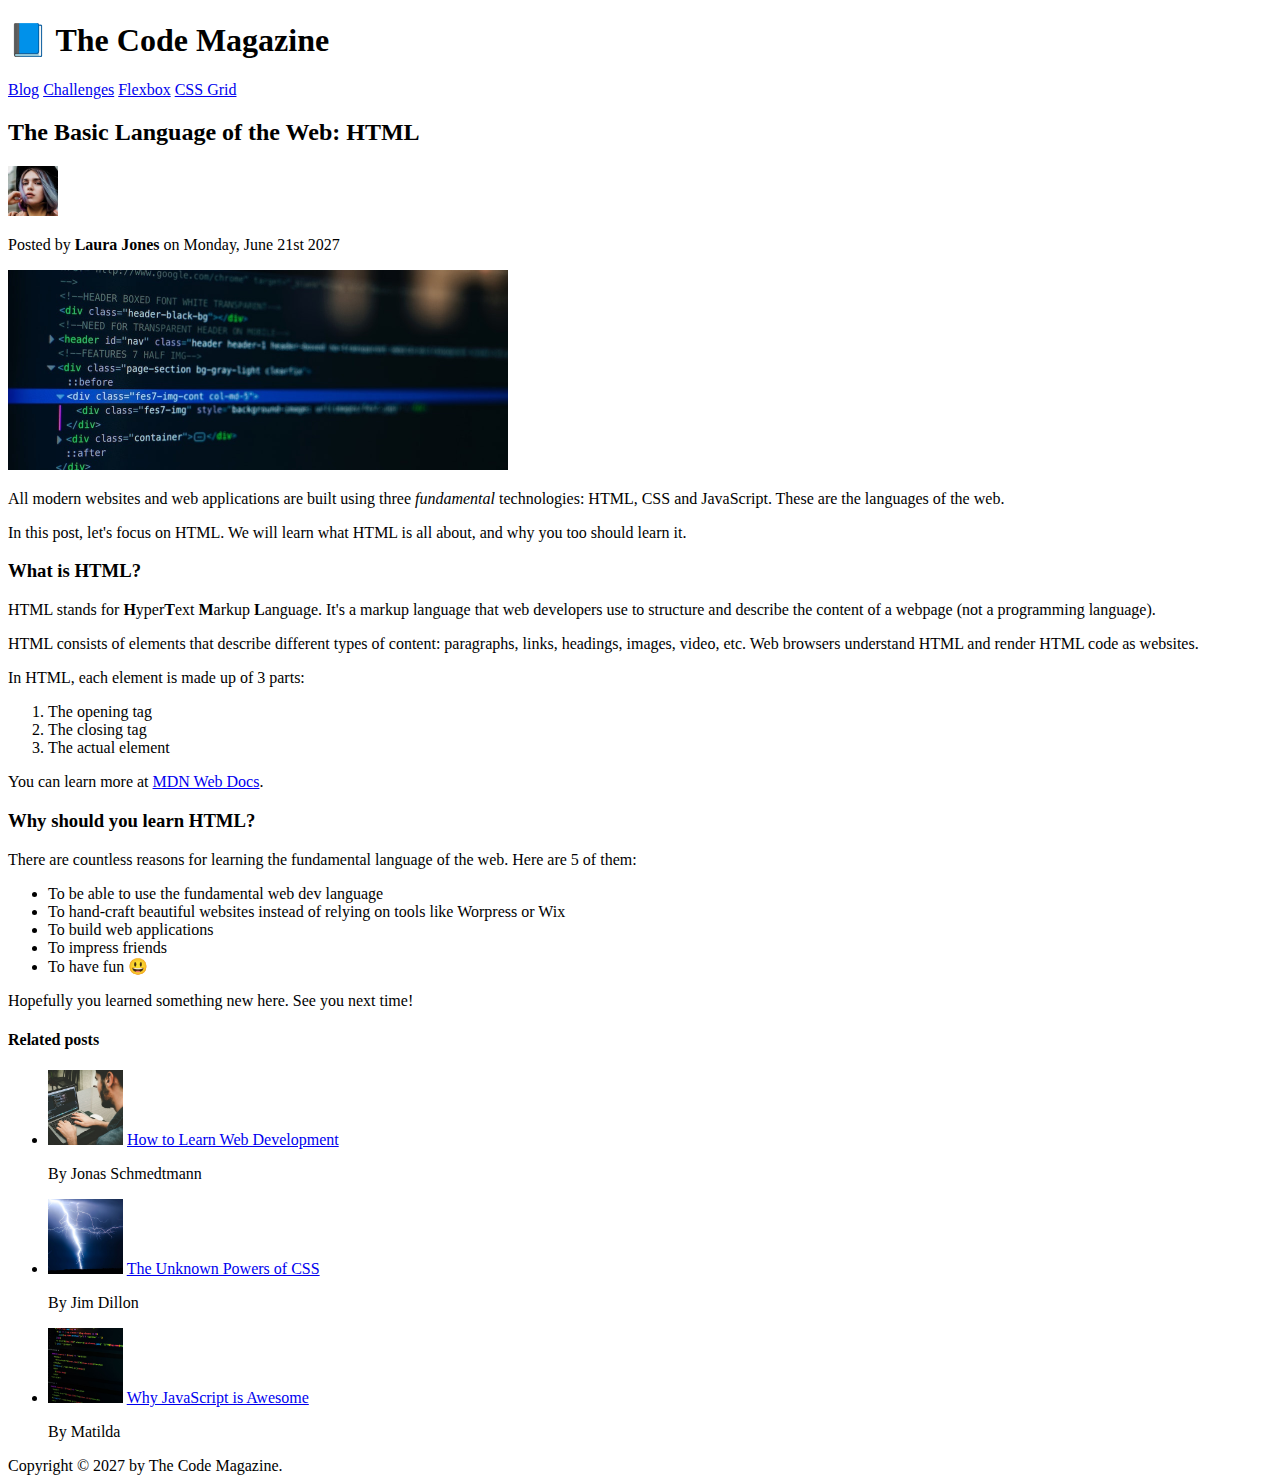
<file: New folder/html-css-course-master/final/02-HTML-Fundamentals/index.html>
<!DOCTYPE html>
<html lang="en">
  <head>
    <meta charset="UTF-8" />
    <title>The Basic Language of the Web: HTML</title>
  </head>

  <body>
    <!--
    <h1>The Basic Language of the Web: HTML</h1>
    <h2>The Basic Language of the Web: HTML</h2>
    <h3>The Basic Language of the Web: HTML</h3>
    <h4>The Basic Language of the Web: HTML</h4>
    <h5>The Basic Language of the Web: HTML</h5>
    <h6>The Basic Language of the Web: HTML</h6>
    -->

    <header>
      <h1>📘 The Code Magazine</h1>

      <nav>
        <a href="blog.html">Blog</a>
        <a href="#">Challenges</a>
        <a href="#">Flexbox</a>
        <a href="#">CSS Grid</a>
      </nav>
    </header>

    <article>
      <header>
        <h2>The Basic Language of the Web: HTML</h2>

        <img
          src="img/laura-jones.jpg"
          alt="Headshot of Laura Jones"
          height="50"
          width="50"
        />

        <p>Posted by <strong>Laura Jones</strong> on Monday, June 21st 2027</p>

        <img
          src="img/post-img.jpg"
          alt="HTML code on a screen"
          width="500"
          height="200"
        />
      </header>

      <p>
        All modern websites and web applications are built using three
        <em>fundamental</em>
        technologies: HTML, CSS and JavaScript. These are the languages of the
        web.
      </p>

      <p>
        In this post, let's focus on HTML. We will learn what HTML is all about,
        and why you too should learn it.
      </p>

      <h3>What is HTML?</h3>
      <p>
        HTML stands for <strong>H</strong>yper<strong>T</strong>ext
        <strong>M</strong>arkup <strong>L</strong>anguage. It's a markup
        language that web developers use to structure and describe the content
        of a webpage (not a programming language).
      </p>
      <p>
        HTML consists of elements that describe different types of content:
        paragraphs, links, headings, images, video, etc. Web browsers understand
        HTML and render HTML code as websites.
      </p>
      <p>In HTML, each element is made up of 3 parts:</p>

      <ol>
        <li>The opening tag</li>
        <li>The closing tag</li>
        <li>The actual element</li>
      </ol>

      <p>
        You can learn more at
        <a
          href="https://developer.mozilla.org/en-US/docs/Web/HTML"
          target="_blank"
          >MDN Web Docs</a
        >.
      </p>

      <h3>Why should you learn HTML?</h3>

      <p>
        There are countless reasons for learning the fundamental language of the
        web. Here are 5 of them:
      </p>

      <ul>
        <li>To be able to use the fundamental web dev language</li>
        <li>
          To hand-craft beautiful websites instead of relying on tools like
          Worpress or Wix
        </li>
        <li>To build web applications</li>
        <li>To impress friends</li>
        <li>To have fun 😃</li>
      </ul>

      <p>Hopefully you learned something new here. See you next time!</p>
    </article>

    <aside>
      <h4>Related posts</h4>

      <ul>
        <li>
          <img
            src="img/related-1.jpg"
            alt="Person programming"
            width="75"
            width="75"
          />
          <a href="#">How to Learn Web Development</a>
          <p>By Jonas Schmedtmann</p>
        </li>
        <li>
          <img src="img/related-2.jpg" alt="Lightning" width="75" heigth="75" />
          <a href="#">The Unknown Powers of CSS</a>
          <p>By Jim Dillon</p>
        </li>
        <li>
          <img
            src="img/related-3.jpg"
            alt="JavaScript code on a screen"
            width="75"
            height="75"
          />
          <a href="#">Why JavaScript is Awesome</a>
          <p>By Matilda</p>
        </li>
      </ul>
    </aside>

    <footer>Copyright &copy; 2027 by The Code Magazine.</footer>
  </body>
</html>
</file>
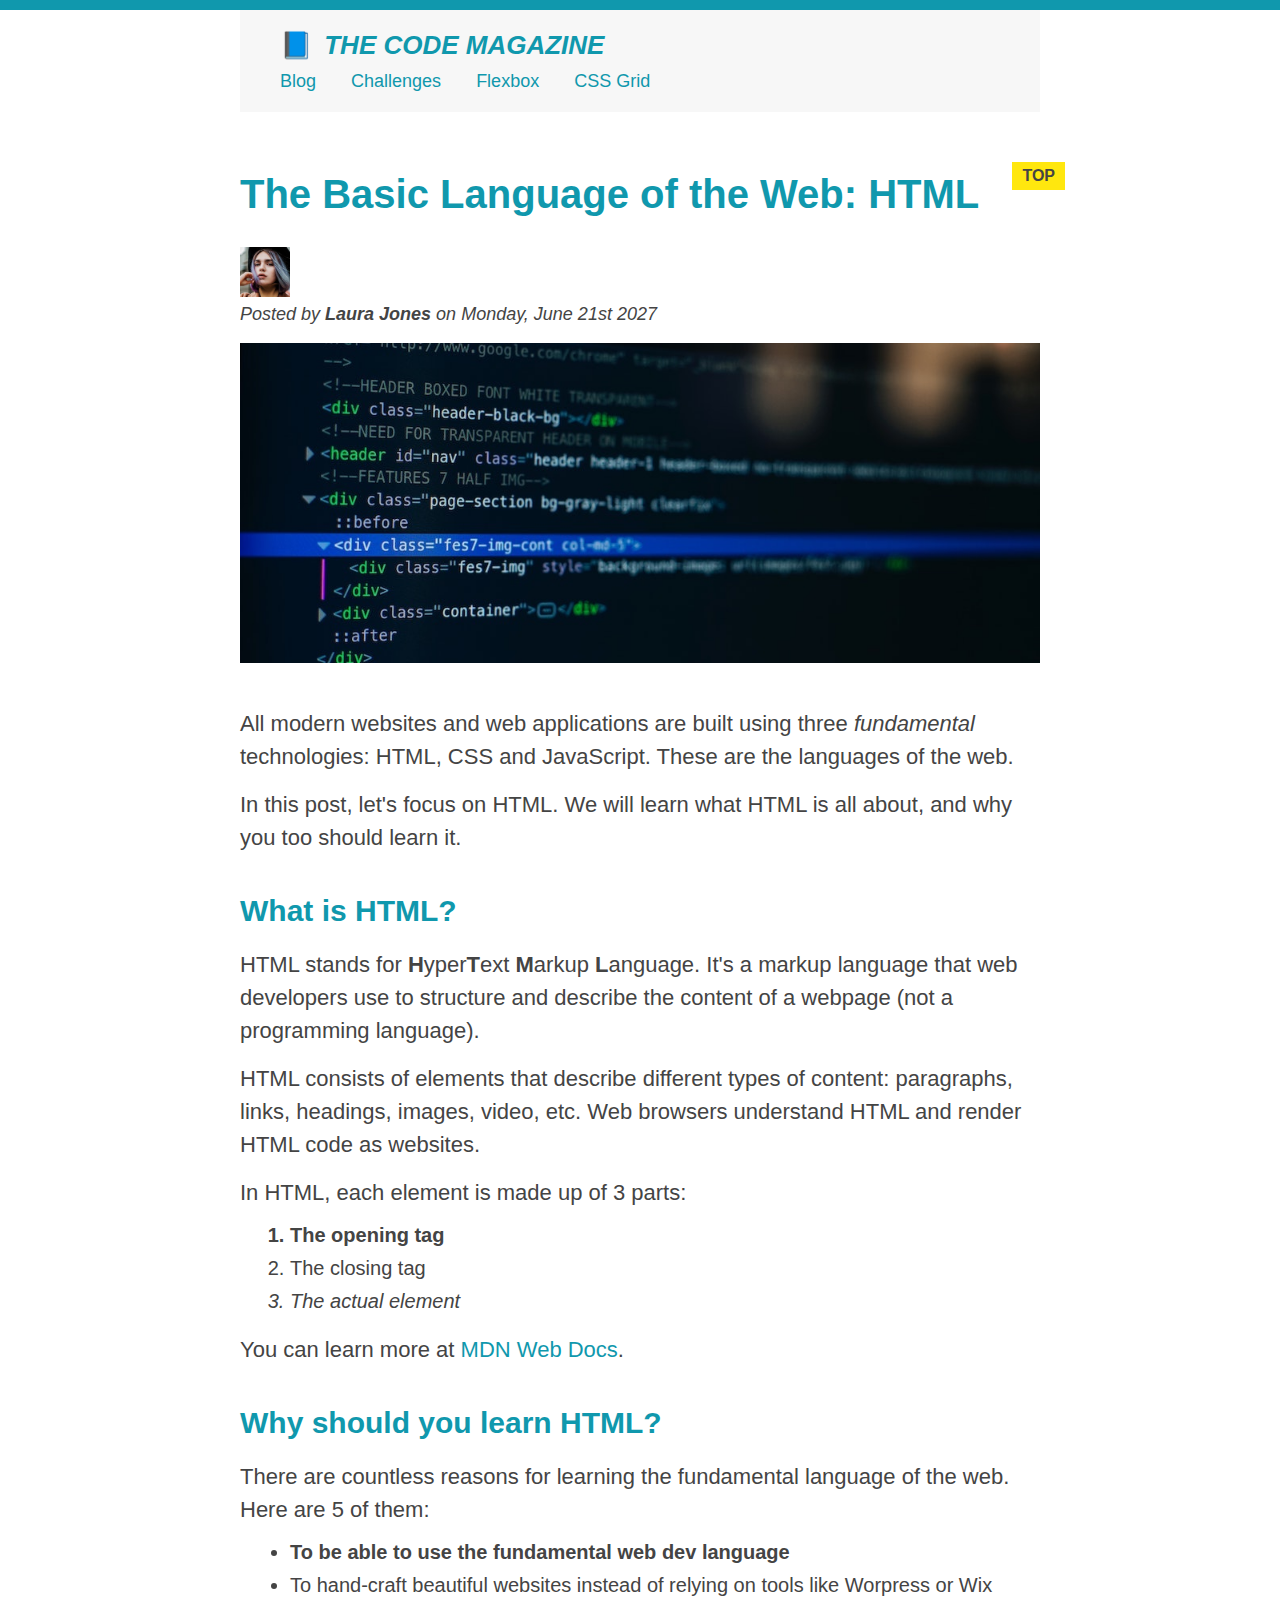
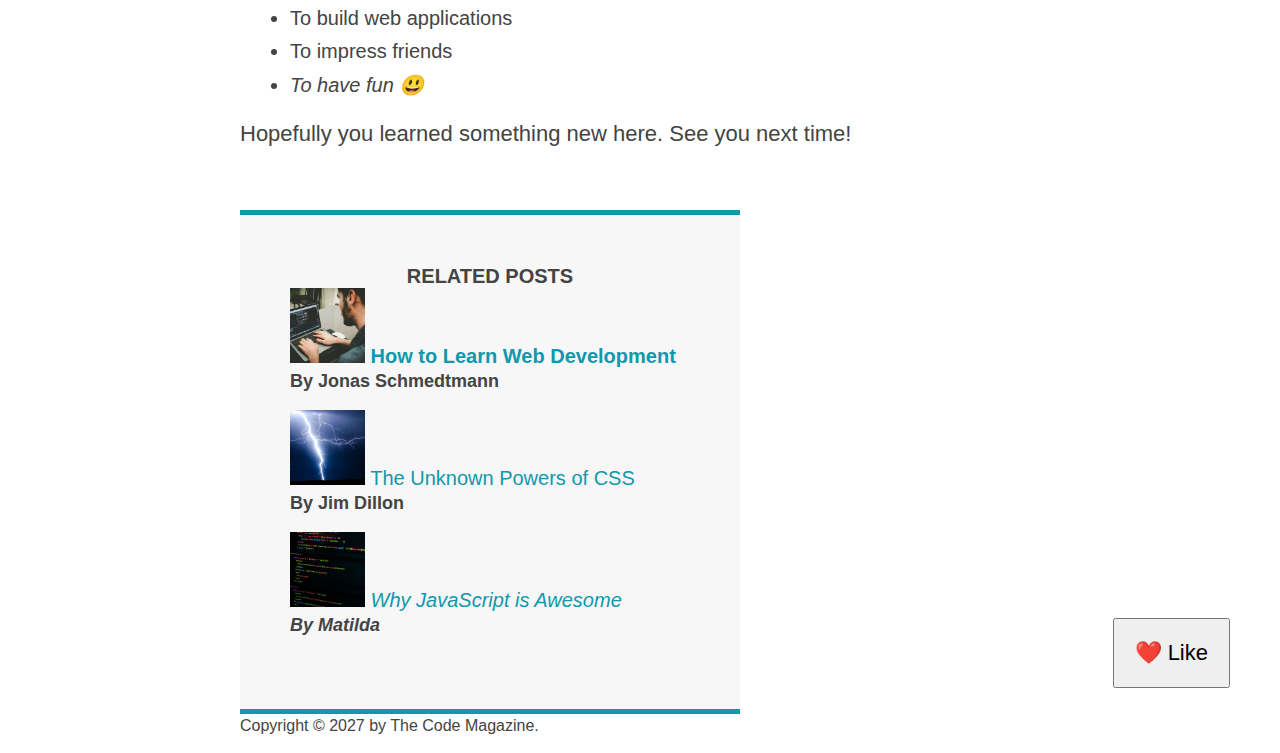
<file: New folder/html-css-course-master/final/03-CSS-Fundamentals/index.html>
<!DOCTYPE html>
<html lang="en">
  <head>
    <meta charset="UTF-8" />
    <link href="style.css" rel="stylesheet" />

    <title>The Basic Language of the Web: HTML</title>
  </head>

  <body>
    <!--
    <h1>The Basic Language of the Web: HTML</h1>
    <h2>The Basic Language of the Web: HTML</h2>
    <h3>The Basic Language of the Web: HTML</h3>
    <h4>The Basic Language of the Web: HTML</h4>
    <h5>The Basic Language of the Web: HTML</h5>
    <h6>The Basic Language of the Web: HTML</h6>
    -->

    <div class="container">
      <header class="main-header">
        <h1>📘 The Code Magazine</h1>

        <nav>
          <!-- <strong>This is the navigation</strong> -->
          <a href="blog.html">Blog</a>
          <a href="#">Challenges</a>
          <a href="#">Flexbox</a>
          <a href="#">CSS Grid</a>
        </nav>
      </header>

      <article>
        <header class="post-header">
          <h2>The Basic Language of the Web: HTML</h2>

          <img
            src="img/laura-jones.jpg"
            alt="Headshot of Laura Jones"
            height="50"
            width="50"
          />

          <p id="author">
            Posted by <strong>Laura Jones</strong> on Monday, June 21st 2027
          </p>

          <img
            src="img/post-img.jpg"
            alt="HTML code on a screen"
            width="500"
            height="200"
            class="post-img"
          />
          <button>❤️ Like</button>
        </header>

        <p>
          All modern websites and web applications are built using three
          <em>fundamental</em>
          technologies: HTML, CSS and JavaScript. These are the languages of the
          web.
        </p>

        <p>
          In this post, let's focus on HTML. We will learn what HTML is all
          about, and why you too should learn it.
        </p>

        <h3>What is HTML?</h3>
        <p>
          HTML stands for <strong>H</strong>yper<strong>T</strong>ext
          <strong>M</strong>arkup <strong>L</strong>anguage. It's a markup
          language that web developers use to structure and describe the content
          of a webpage (not a programming language).
        </p>
        <p>
          HTML consists of elements that describe different types of content:
          paragraphs, links, headings, images, video, etc. Web browsers
          understand HTML and render HTML code as websites.
        </p>
        <p>In HTML, each element is made up of 3 parts:</p>

        <ol>
          <li class="first-li">The opening tag</li>
          <li>The closing tag</li>
          <li>The actual element</li>
        </ol>

        <p>
          You can learn more at
          <a
            href="https://developer.mozilla.org/en-US/docs/Web/HTML"
            target="_blank"
            >MDN Web Docs</a
          >.
        </p>

        <h3>Why should you learn HTML?</h3>

        <p>
          There are countless reasons for learning the fundamental language of
          the web. Here are 5 of them:
        </p>

        <ul>
          <li class="first-li">
            To be able to use the fundamental web dev language
          </li>
          <li>
            To hand-craft beautiful websites instead of relying on tools like
            Worpress or Wix
          </li>
          <li>To build web applications</li>
          <li>To impress friends</li>
          <li>To have fun 😃</li>
        </ul>

        <p>Hopefully you learned something new here. See you next time!</p>
      </article>

      <aside>
        <h4>Related posts</h4>

        <ul class="related">
          <li>
            <img
              src="img/related-1.jpg"
              alt="Person programming"
              width="75"
              height="75"
            />
            <a href="#">How to Learn Web Development</a>
            <p class="related-author">By Jonas Schmedtmann</p>
          </li>
          <li>
            <img
              src="img/related-2.jpg"
              alt="Lightning"
              width="75"
              height="75"
            />
            <a href="#">The Unknown Powers of CSS</a>
            <p class="related-author">By Jim Dillon</p>
          </li>
          <li>
            <img
              src="img/related-3.jpg"
              alt="JavaScript code on a screen"
              width="75"
              height="75"
            />
            <a href="#">Why JavaScript is Awesome</a>
            <p class="related-author">By Matilda</p>
          </li>
        </ul>
      </aside>

      <footer>
        <p id="copyright" class="copyright text">
          Copyright &copy; 2027 by The Code Magazine.
        </p>
      </footer>
    </div>
  </body>
</html>
</file>
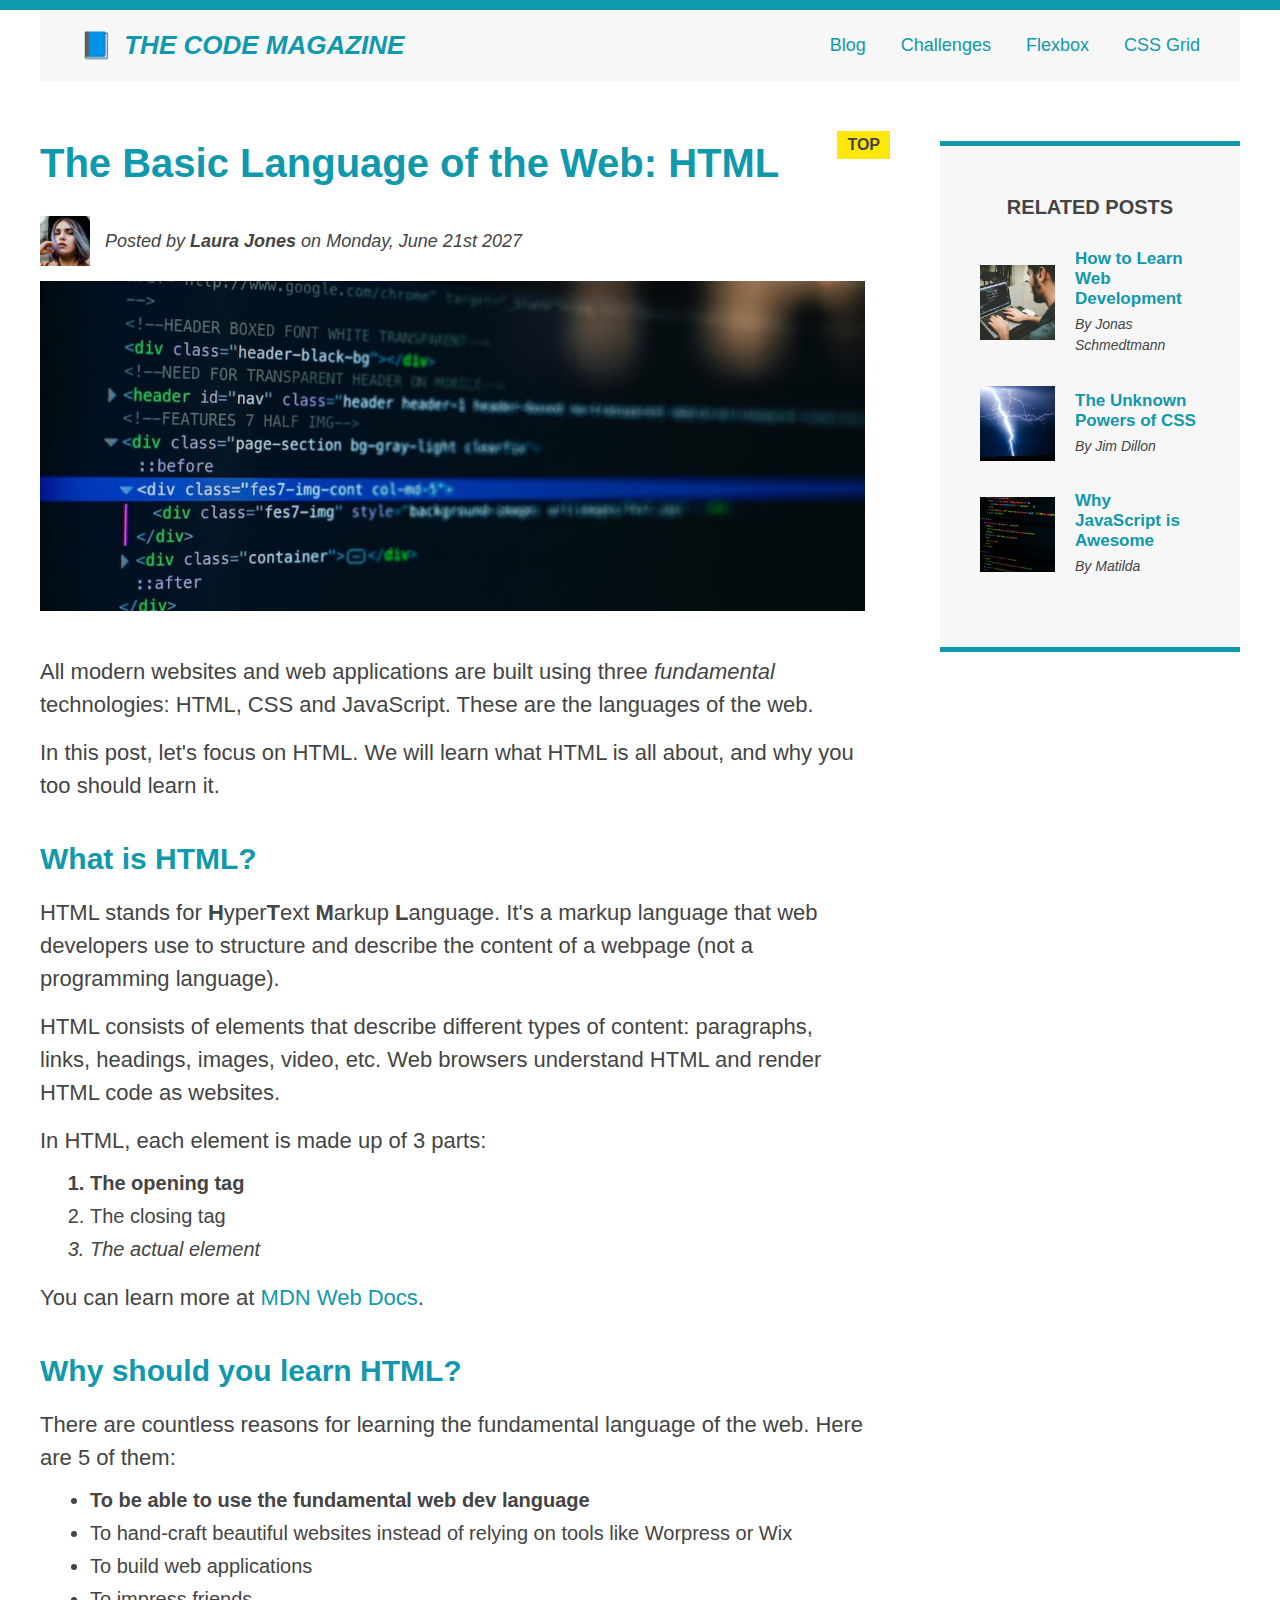
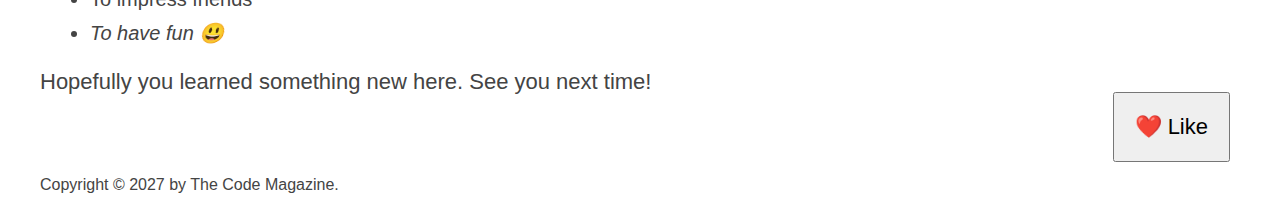
<file: New folder/html-css-course-master/final/04-CSS-Layouts/index.html>
<!DOCTYPE html>
<html lang="en">
  <head>
    <meta charset="UTF-8" />
    <link href="style.css" rel="stylesheet" />

    <title>The Basic Language of the Web: HTML</title>
  </head>

  <body>
    <!--
    <h1>The Basic Language of the Web: HTML</h1>
    <h2>The Basic Language of the Web: HTML</h2>
    <h3>The Basic Language of the Web: HTML</h3>
    <h4>The Basic Language of the Web: HTML</h4>
    <h5>The Basic Language of the Web: HTML</h5>
    <h6>The Basic Language of the Web: HTML</h6>
    -->

    <div class="container">
      <header class="main-header clearfix">
        <h1>📘 The Code Magazine</h1>

        <nav>
          <!-- <strong>This is the navigation</strong> -->
          <a href="blog.html">Blog</a>
          <a href="#">Challenges</a>
          <a href="flexbox.html">Flexbox</a>
          <a href="css-grid.html">CSS Grid</a>
        </nav>

        <!-- <div class="clear"></div> -->
      </header>

      <!-- ONLY NECESSARY FOR FLEXBOX -->
      <!-- <div class="row"> -->
      <article>
        <header class="post-header">
          <h2>The Basic Language of the Web: HTML</h2>

          <div class="author-box">
            <img
              src="img/laura-jones.jpg"
              alt="Headshot of Laura Jones"
              height="50"
              width="50"
              class="author-img"
            />

            <p id="author" class="author">
              Posted by <strong>Laura Jones</strong> on Monday, June 21st 2027
            </p>
          </div>

          <img
            src="img/post-img.jpg"
            alt="HTML code on a screen"
            width="500"
            height="200"
            class="post-img"
          />
          <button>❤️ Like</button>
        </header>

        <p>
          All modern websites and web applications are built using three
          <em>fundamental</em>
          technologies: HTML, CSS and JavaScript. These are the languages of the
          web.
        </p>

        <p>
          In this post, let's focus on HTML. We will learn what HTML is all
          about, and why you too should learn it.
        </p>

        <h3>What is HTML?</h3>
        <p>
          HTML stands for <strong>H</strong>yper<strong>T</strong>ext
          <strong>M</strong>arkup <strong>L</strong>anguage. It's a markup
          language that web developers use to structure and describe the content
          of a webpage (not a programming language).
        </p>
        <p>
          HTML consists of elements that describe different types of content:
          paragraphs, links, headings, images, video, etc. Web browsers
          understand HTML and render HTML code as websites.
        </p>
        <p>In HTML, each element is made up of 3 parts:</p>

        <ol>
          <li class="first-li">The opening tag</li>
          <li>The closing tag</li>
          <li>The actual element</li>
        </ol>

        <p>
          You can learn more at
          <a
            href="https://developer.mozilla.org/en-US/docs/Web/HTML"
            target="_blank"
            >MDN Web Docs</a
          >.
        </p>

        <h3>Why should you learn HTML?</h3>

        <p>
          There are countless reasons for learning the fundamental language of
          the web. Here are 5 of them:
        </p>

        <ul>
          <li class="first-li">
            To be able to use the fundamental web dev language
          </li>
          <li>
            To hand-craft beautiful websites instead of relying on tools like
            Worpress or Wix
          </li>
          <li>To build web applications</li>
          <li>To impress friends</li>
          <li>To have fun 😃</li>
        </ul>

        <p>Hopefully you learned something new here. See you next time!</p>
      </article>

      <aside>
        <h4>Related posts</h4>

        <ul class="related">
          <li class="related-post">
            <img
              src="img/related-1.jpg"
              alt="Person programming"
              width="75"
              height="75"
            />
            <div>
              <a href="#" class="related-link">How to Learn Web Development</a>
              <p class="related-author">By Jonas Schmedtmann</p>
            </div>
          </li>
          <li class="related-post">
            <img
              src="img/related-2.jpg"
              alt="Lightning"
              width="75"
              height="75"
            />
            <div>
              <a href="#" class="related-link">The Unknown Powers of CSS</a>
              <p class="related-author">By Jim Dillon</p>
            </div>
          </li>
          <li class="related-post">
            <img
              src="img/related-3.jpg"
              alt="JavaScript code on a screen"
              width="75"
              height="75"
            />
            <div>
              <a href="#" class="related-link">Why JavaScript is Awesome</a>
              <p class="related-author">By Matilda</p>
            </div>
          </li>
        </ul>
      </aside>
      <!-- </div> -->

      <footer>
        <p id="copyright" class="copyright text">
          Copyright &copy; 2027 by The Code Magazine.
        </p>
      </footer>
    </div>
  </body>
</html>
</file>
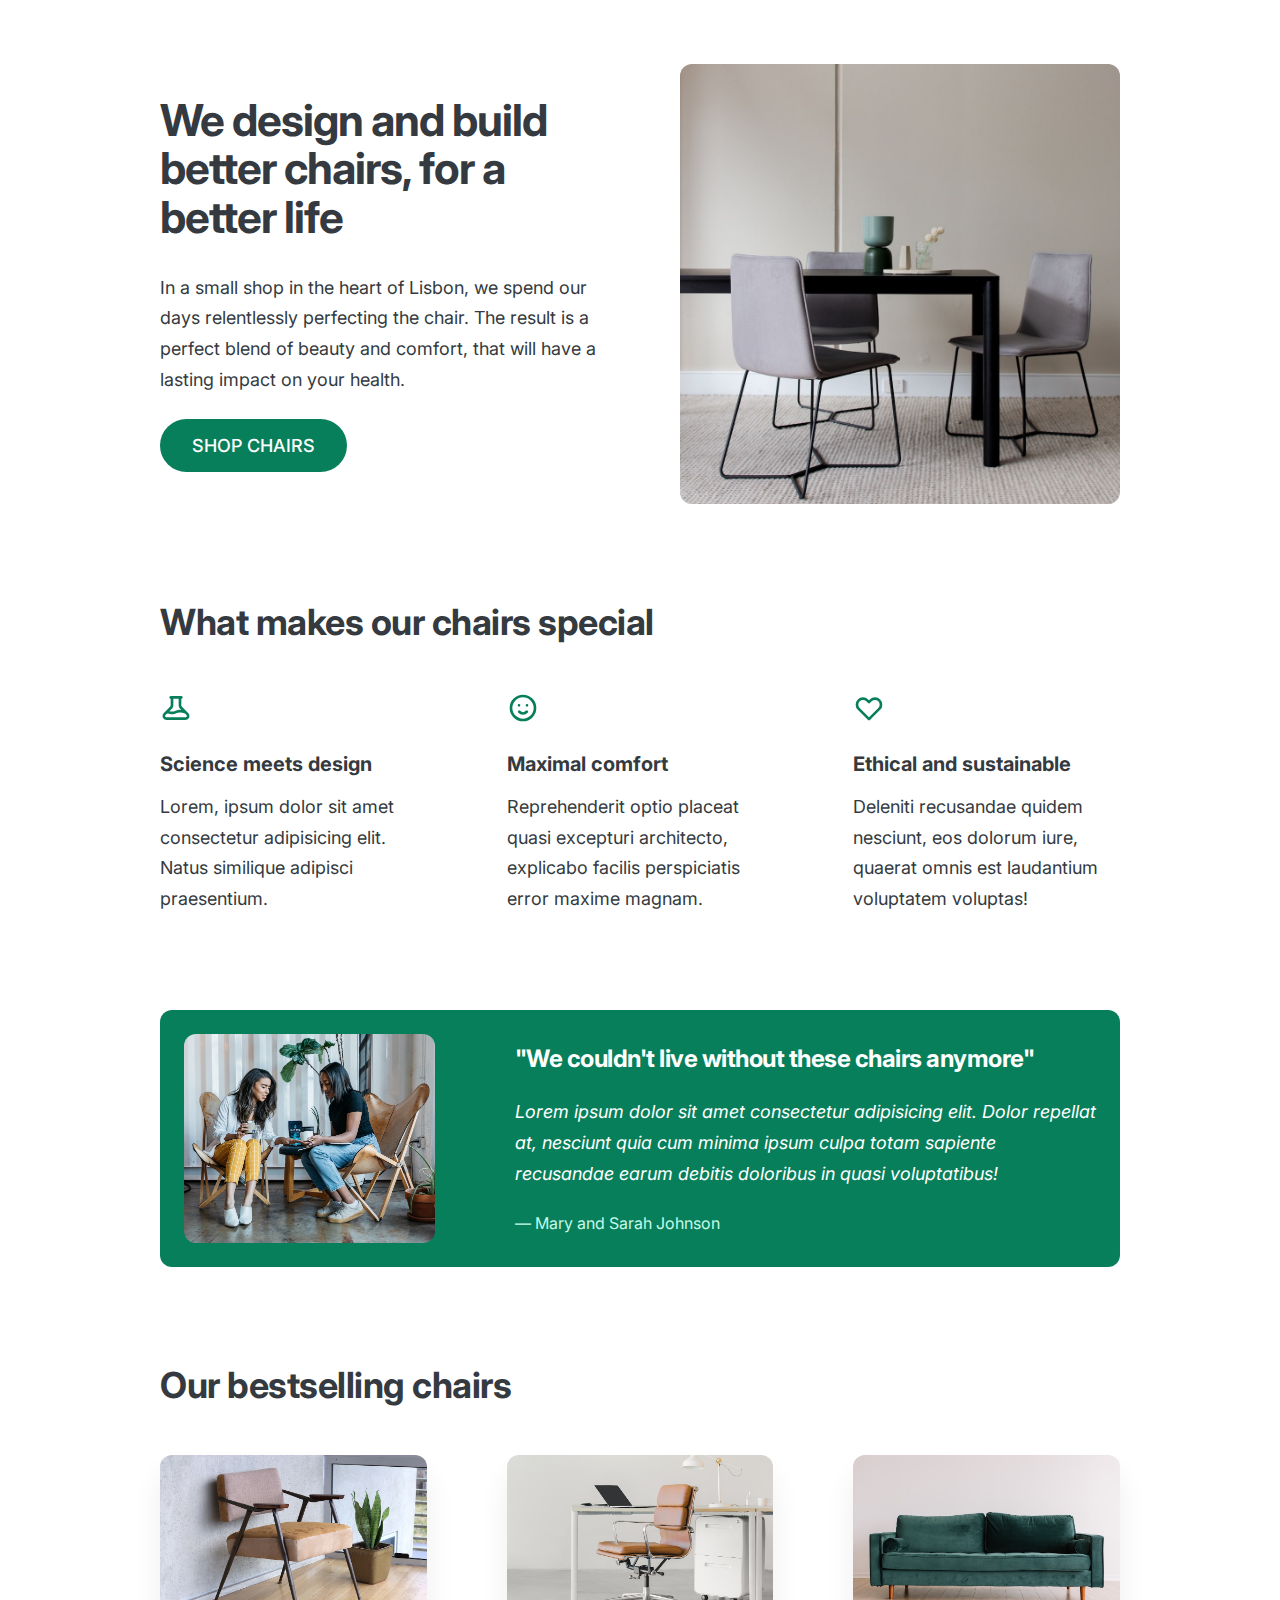
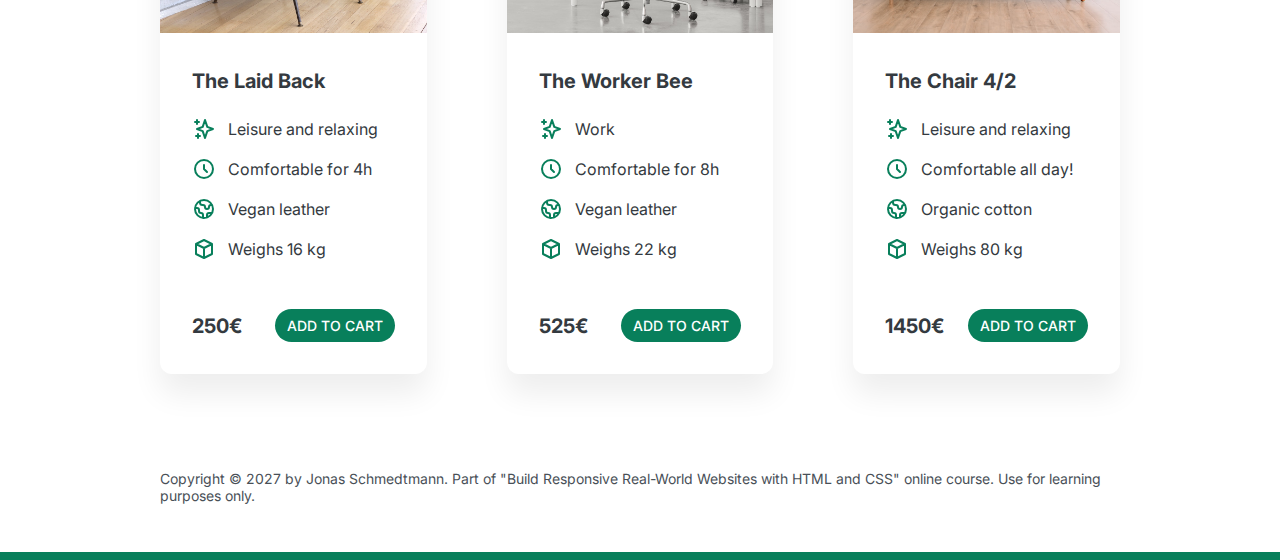
<file: New folder/html-css-course-master/final/05-Design/index.html>
<!DOCTYPE html>
<html lang="en">
  <head>
    <meta charset="UTF-8" />
    <meta http-equiv="X-UA-Compatible" content="IE=edge" />
    <meta name="viewport" content="width=device-width, initial-scale=1.0" />

    <link rel="preconnect" href="https://fonts.gstatic.com" />
    <link
      href="https://fonts.googleapis.com/css2?family=Inter:wght@400;500;700&display=swap"
      rel="stylesheet"
    />

    <link rel="stylesheet" href="style.css" />
    <title>Lisbon Chair Shop</title>
  </head>
  <body>
    <div class="container">
      <header>
        <div class="header-text-box">
          <h1>We design and build better chairs, for a better life</h1>
          <p class="header-text">
            In a small shop in the heart of Lisbon, we spend our days
            relentlessly perfecting the chair. The result is a perfect blend of
            beauty and comfort, that will have a lasting impact on your health.
          </p>
          <a class="btn btn--big" href="#">Shop chairs</a>
        </div>
        <img src="hero.jpg" alt="Photo" />
      </header>

      <section>
        <h2>What makes our chairs special</h2>
        <div class="grid-3-cols">
          <div>
            <svg
              xmlns="http://www.w3.org/2000/svg"
              class="features-icon"
              fill="none"
              viewBox="0 0 24 24"
              stroke="currentColor"
            >
              <path
                stroke-linecap="round"
                stroke-linejoin="round"
                stroke-width="2"
                d="M19.428 15.428a2 2 0 00-1.022-.547l-2.387-.477a6 6 0 00-3.86.517l-.318.158a6 6 0 01-3.86.517L6.05 15.21a2 2 0 00-1.806.547M8 4h8l-1 1v5.172a2 2 0 00.586 1.414l5 5c1.26 1.26.367 3.414-1.415 3.414H4.828c-1.782 0-2.674-2.154-1.414-3.414l5-5A2 2 0 009 10.172V5L8 4z"
              />
            </svg>
            <p class="features-title"><strong>Science meets design</strong></p>
            <p class="features-text">
              Lorem, ipsum dolor sit amet consectetur adipisicing elit. Natus
              similique adipisci praesentium.
            </p>
          </div>

          <div>
            <svg
              xmlns="http://www.w3.org/2000/svg"
              class="features-icon"
              fill="none"
              viewBox="0 0 24 24"
              stroke="currentColor"
            >
              <path
                stroke-linecap="round"
                stroke-linejoin="round"
                stroke-width="2"
                d="M14.828 14.828a4 4 0 01-5.656 0M9 10h.01M15 10h.01M21 12a9 9 0 11-18 0 9 9 0 0118 0z"
              />
            </svg>
            <p class="features-title">
              <strong>Maximal comfort</strong>
            </p>
            <p class="features-text">
              Reprehenderit optio placeat quasi excepturi architecto, explicabo
              facilis perspiciatis error maxime magnam.
            </p>
          </div>

          <div>
            <svg
              xmlns="http://www.w3.org/2000/svg"
              class="features-icon"
              fill="none"
              viewBox="0 0 24 24"
              stroke="currentColor"
            >
              <path
                stroke-linecap="round"
                stroke-linejoin="round"
                stroke-width="2"
                d="M4.318 6.318a4.5 4.5 0 000 6.364L12 20.364l7.682-7.682a4.5 4.5 0 00-6.364-6.364L12 7.636l-1.318-1.318a4.5 4.5 0 00-6.364 0z"
              />
            </svg>
            <p class="features-title">
              <strong>Ethical and sustainable</strong>
            </p>
            <p class="features-text">
              Deleniti recusandae quidem nesciunt, eos dolorum iure, quaerat
              omnis est laudantium voluptatem voluptas!
            </p>
          </div>
        </div>
      </section>

      <section class="testimonial-section">
        <div class="grid-3-cols">
          <img src="customers.jpg" alt="People sitting on chairs" />
          <div class="testimonial-box">
            <h2>"We couldn't live without these chairs anymore"</h2>
            <blockquote class="testimonial-text">
              Lorem ipsum dolor sit amet consectetur adipisicing elit. Dolor
              repellat at, nesciunt quia cum minima ipsum culpa totam sapiente
              recusandae earum debitis doloribus in quasi voluptatibus!
            </blockquote>
            <p class="testimonial-author">&mdash; Mary and Sarah Johnson</p>
          </div>
        </div>
      </section>

      <section>
        <h2>Our bestselling chairs</h2>
        <div class="grid-3-cols">
          <figure class="chair">
            <img src="chair-1.jpg" alt="Chair" />
            <div class="chair-box">
              <h3>The Laid Back</h3>
              <ul class="chair-details">
                <li>
                  <svg
                    xmlns="http://www.w3.org/2000/svg"
                    class="chair-icon"
                    fill="none"
                    viewBox="0 0 24 24"
                    stroke="currentColor"
                  >
                    <path
                      stroke-linecap="round"
                      stroke-linejoin="round"
                      stroke-width="2"
                      d="M5 3v4M3 5h4M6 17v4m-2-2h4m5-16l2.286 6.857L21 12l-5.714 2.143L13 21l-2.286-6.857L5 12l5.714-2.143L13 3z"
                    />
                  </svg>
                  <!-- Span is a generic INLINE text element, it doesn't have any meaning. It's like a div element, but inline -->
                  <span>Leisure and relaxing</span>
                </li>
                <li>
                  <svg
                    xmlns="http://www.w3.org/2000/svg"
                    class="chair-icon"
                    fill="none"
                    viewBox="0 0 24 24"
                    stroke="currentColor"
                  >
                    <path
                      stroke-linecap="round"
                      stroke-linejoin="round"
                      stroke-width="2"
                      d="M12 8v4l3 3m6-3a9 9 0 11-18 0 9 9 0 0118 0z"
                    />
                  </svg>
                  <span>Comfortable for 4h</span>
                </li>
                <li>
                  <svg
                    xmlns="http://www.w3.org/2000/svg"
                    class="chair-icon"
                    fill="none"
                    viewBox="0 0 24 24"
                    stroke="currentColor"
                  >
                    <path
                      stroke-linecap="round"
                      stroke-linejoin="round"
                      stroke-width="2"
                      d="M3.055 11H5a2 2 0 012 2v1a2 2 0 002 2 2 2 0 012 2v2.945M8 3.935V5.5A2.5 2.5 0 0010.5 8h.5a2 2 0 012 2 2 2 0 104 0 2 2 0 012-2h1.064M15 20.488V18a2 2 0 012-2h3.064M21 12a9 9 0 11-18 0 9 9 0 0118 0z"
                    />
                  </svg>
                  <span>Vegan leather</span>
                </li>
                <li>
                  <svg
                    xmlns="http://www.w3.org/2000/svg"
                    class="chair-icon"
                    fill="none"
                    viewBox="0 0 24 24"
                    stroke="currentColor"
                  >
                    <path
                      stroke-linecap="round"
                      stroke-linejoin="round"
                      stroke-width="2"
                      d="M20 7l-8-4-8 4m16 0l-8 4m8-4v10l-8 4m0-10L4 7m8 4v10M4 7v10l8 4"
                    />
                  </svg>
                  <span>Weighs 16 kg</span>
                </li>
              </ul>
              <div class="chair-price">
                <strong>250€</strong>
                <a href="#" class="btn btn--small">Add to cart</a>
              </div>
            </div>
          </figure>

          <figure class="chair">
            <img src="chair-2.jpg" alt="Chair" />
            <div class="chair-box">
              <h3>The Worker Bee</h3>
              <ul class="chair-details">
                <li>
                  <svg
                    xmlns="http://www.w3.org/2000/svg"
                    class="chair-icon"
                    fill="none"
                    viewBox="0 0 24 24"
                    stroke="currentColor"
                  >
                    <path
                      stroke-linecap="round"
                      stroke-linejoin="round"
                      stroke-width="2"
                      d="M5 3v4M3 5h4M6 17v4m-2-2h4m5-16l2.286 6.857L21 12l-5.714 2.143L13 21l-2.286-6.857L5 12l5.714-2.143L13 3z"
                    />
                  </svg>
                  <span>Work</span>
                </li>
                <li>
                  <svg
                    xmlns="http://www.w3.org/2000/svg"
                    class="chair-icon"
                    fill="none"
                    viewBox="0 0 24 24"
                    stroke="currentColor"
                  >
                    <path
                      stroke-linecap="round"
                      stroke-linejoin="round"
                      stroke-width="2"
                      d="M12 8v4l3 3m6-3a9 9 0 11-18 0 9 9 0 0118 0z"
                    />
                  </svg>
                  <span>Comfortable for 8h</span>
                </li>
                <li>
                  <svg
                    xmlns="http://www.w3.org/2000/svg"
                    class="chair-icon"
                    fill="none"
                    viewBox="0 0 24 24"
                    stroke="currentColor"
                  >
                    <path
                      stroke-linecap="round"
                      stroke-linejoin="round"
                      stroke-width="2"
                      d="M3.055 11H5a2 2 0 012 2v1a2 2 0 002 2 2 2 0 012 2v2.945M8 3.935V5.5A2.5 2.5 0 0010.5 8h.5a2 2 0 012 2 2 2 0 104 0 2 2 0 012-2h1.064M15 20.488V18a2 2 0 012-2h3.064M21 12a9 9 0 11-18 0 9 9 0 0118 0z"
                    />
                  </svg>
                  <span>Vegan leather</span>
                </li>
                <li>
                  <svg
                    xmlns="http://www.w3.org/2000/svg"
                    class="chair-icon"
                    fill="none"
                    viewBox="0 0 24 24"
                    stroke="currentColor"
                  >
                    <path
                      stroke-linecap="round"
                      stroke-linejoin="round"
                      stroke-width="2"
                      d="M20 7l-8-4-8 4m16 0l-8 4m8-4v10l-8 4m0-10L4 7m8 4v10M4 7v10l8 4"
                    />
                  </svg>
                  <span>Weighs 22 kg</span>
                </li>
              </ul>
              <div class="chair-price">
                <strong>525€</strong>
                <a href="#" class="btn btn--small">Add to cart</a>
              </div>
            </div>
          </figure>

          <figure class="chair">
            <img src="chair-3.jpg" alt="Chair" />
            <div class="chair-box">
              <h3>The Chair 4/2</h3>
              <ul class="chair-details">
                <li>
                  <svg
                    xmlns="http://www.w3.org/2000/svg"
                    class="chair-icon"
                    fill="none"
                    viewBox="0 0 24 24"
                    stroke="currentColor"
                  >
                    <path
                      stroke-linecap="round"
                      stroke-linejoin="round"
                      stroke-width="2"
                      d="M5 3v4M3 5h4M6 17v4m-2-2h4m5-16l2.286 6.857L21 12l-5.714 2.143L13 21l-2.286-6.857L5 12l5.714-2.143L13 3z"
                    />
                  </svg>
                  <span>Leisure and relaxing</span>
                </li>
                <li>
                  <svg
                    xmlns="http://www.w3.org/2000/svg"
                    class="chair-icon"
                    fill="none"
                    viewBox="0 0 24 24"
                    stroke="currentColor"
                  >
                    <path
                      stroke-linecap="round"
                      stroke-linejoin="round"
                      stroke-width="2"
                      d="M12 8v4l3 3m6-3a9 9 0 11-18 0 9 9 0 0118 0z"
                    />
                  </svg>
                  <span>Comfortable all day!</span>
                </li>
                <li>
                  <svg
                    xmlns="http://www.w3.org/2000/svg"
                    class="chair-icon"
                    fill="none"
                    viewBox="0 0 24 24"
                    stroke="currentColor"
                  >
                    <path
                      stroke-linecap="round"
                      stroke-linejoin="round"
                      stroke-width="2"
                      d="M3.055 11H5a2 2 0 012 2v1a2 2 0 002 2 2 2 0 012 2v2.945M8 3.935V5.5A2.5 2.5 0 0010.5 8h.5a2 2 0 012 2 2 2 0 104 0 2 2 0 012-2h1.064M15 20.488V18a2 2 0 012-2h3.064M21 12a9 9 0 11-18 0 9 9 0 0118 0z"
                    />
                  </svg>
                  <span>Organic cotton</span>
                </li>
                <li>
                  <svg
                    xmlns="http://www.w3.org/2000/svg"
                    class="chair-icon"
                    fill="none"
                    viewBox="0 0 24 24"
                    stroke="currentColor"
                  >
                    <path
                      stroke-linecap="round"
                      stroke-linejoin="round"
                      stroke-width="2"
                      d="M20 7l-8-4-8 4m16 0l-8 4m8-4v10l-8 4m0-10L4 7m8 4v10M4 7v10l8 4"
                    />
                  </svg>
                  <span>Weighs 80 kg</span>
                </li>
              </ul>
              <div class="chair-price">
                <strong>1450€</strong>
                <a href="#" class="btn btn--small">Add to cart</a>
              </div>
            </div>
          </figure>
        </div>
      </section>

      <footer>
        Copyright &copy; 2027 by Jonas Schmedtmann. Part of "Build Responsive
        Real-World Websites with HTML and CSS" online course. Use for learning
        purposes only.
      </footer>
    </div>
  </body>
</html>
</file>
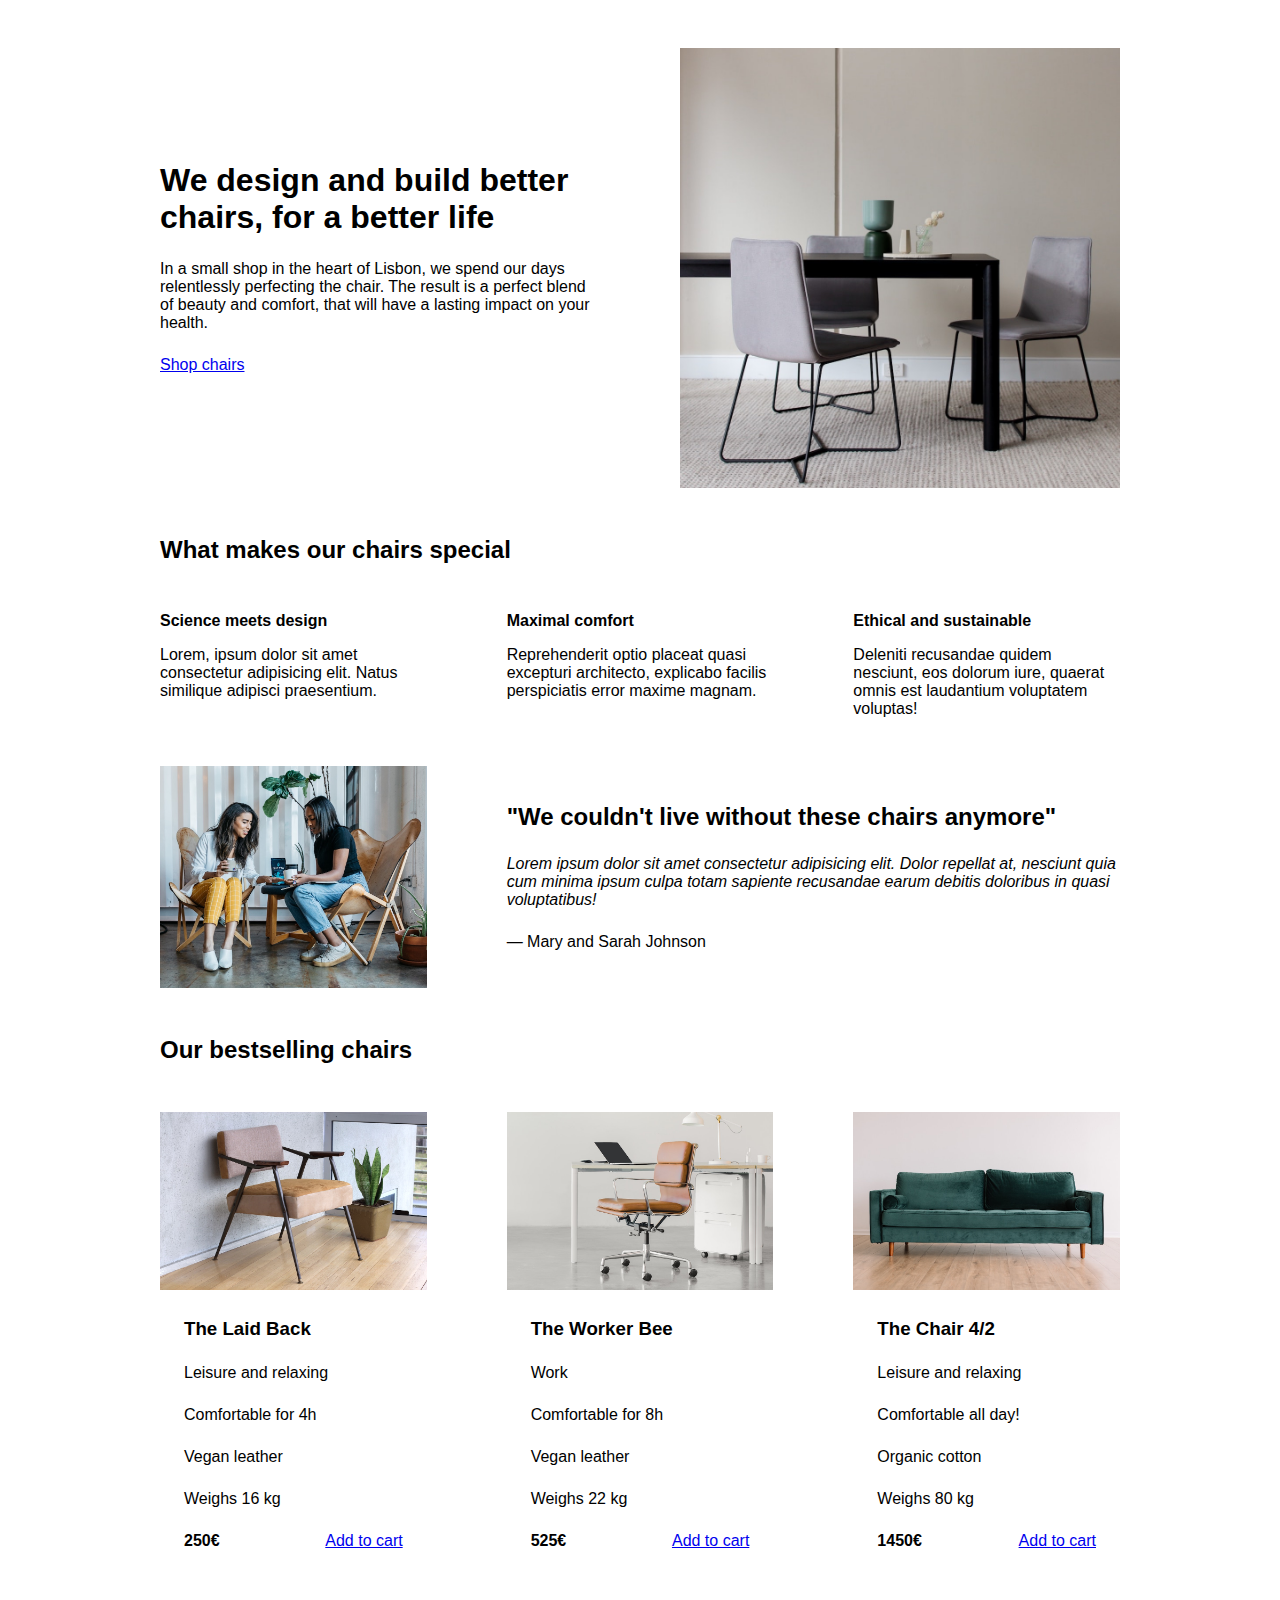
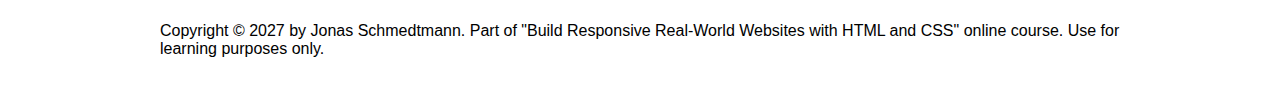
<file: New folder/html-css-course-master/starter/05-Design/index.html>
<!DOCTYPE html>
<html lang="en">
  <head>
    <meta charset="UTF-8" />
    <meta http-equiv="X-UA-Compatible" content="IE=edge" />
    <meta name="viewport" content="width=device-width, initial-scale=1.0" />

    <link rel="stylesheet" href="style.css" />
    <title>Lisbon Chair Shop</title>
  </head>
  <body>
    <div class="container">
      <header>
        <div class="header-text-box">
          <h1>We design and build better chairs, for a better life</h1>
          <p class="header-text">
            In a small shop in the heart of Lisbon, we spend our days
            relentlessly perfecting the chair. The result is a perfect blend of
            beauty and comfort, that will have a lasting impact on your health.
          </p>
          <a class="btn btn--big" href="#">Shop chairs</a>
        </div>
        <img src="hero.jpg" alt="Photo" />
      </header>

      <section>
        <h2>What makes our chairs special</h2>
        <div class="grid-3-cols">
          <div>
            <p class="features-title"><strong>Science meets design</strong></p>
            <p class="features-text">
              Lorem, ipsum dolor sit amet consectetur adipisicing elit. Natus
              similique adipisci praesentium.
            </p>
          </div>

          <div>
            <p class="features-title">
              <strong>Maximal comfort</strong>
            </p>
            <p class="features-text">
              Reprehenderit optio placeat quasi excepturi architecto, explicabo
              facilis perspiciatis error maxime magnam.
            </p>
          </div>

          <div>
            <p class="features-title">
              <strong>Ethical and sustainable</strong>
            </p>
            <p class="features-text">
              Deleniti recusandae quidem nesciunt, eos dolorum iure, quaerat
              omnis est laudantium voluptatem voluptas!
            </p>
          </div>
        </div>
      </section>

      <section class="testimonial-section">
        <div class="grid-3-cols">
          <img src="customers.jpg" alt="People sitting on chairs" />
          <div class="testimonial-box">
            <h2>"We couldn't live without these chairs anymore"</h2>
            <blockquote class="testimonial-text">
              Lorem ipsum dolor sit amet consectetur adipisicing elit. Dolor
              repellat at, nesciunt quia cum minima ipsum culpa totam sapiente
              recusandae earum debitis doloribus in quasi voluptatibus!
            </blockquote>
            <p class="testimonial-author">&mdash; Mary and Sarah Johnson</p>
          </div>
        </div>
      </section>

      <section>
        <h2>Our bestselling chairs</h2>
        <div class="grid-3-cols">
          <figure class="chair">
            <img src="chair-1.jpg" alt="Chair" />
            <div class="chair-box">
              <h3>The Laid Back</h3>
              <ul class="chair-details">
                <li>
                  <!-- Span is a generic INLINE text element, it doesn't have any meaning. It's like a div element, but inline -->
                  <span>Leisure and relaxing</span>
                </li>
                <li>
                  <span>Comfortable for 4h</span>
                </li>
                <li>
                  <span>Vegan leather</span>
                </li>
                <li>
                  <span>Weighs 16 kg</span>
                </li>
              </ul>
              <div class="chair-price">
                <strong>250€</strong>
                <a href="#" class="btn btn--small">Add to cart</a>
              </div>
            </div>
          </figure>

          <figure class="chair">
            <img src="chair-2.jpg" alt="Chair" />
            <div class="chair-box">
              <h3>The Worker Bee</h3>
              <ul class="chair-details">
                <li>
                  <span>Work</span>
                </li>
                <li>
                  <span>Comfortable for 8h</span>
                </li>
                <li>
                  <span>Vegan leather</span>
                </li>
                <li>
                  <span>Weighs 22 kg</span>
                </li>
              </ul>
              <div class="chair-price">
                <strong>525€</strong>
                <a href="#" class="btn btn--small">Add to cart</a>
              </div>
            </div>
          </figure>

          <figure class="chair">
            <img src="chair-3.jpg" alt="Chair" />
            <div class="chair-box">
              <h3>The Chair 4/2</h3>
              <ul class="chair-details">
                <li>
                  <span>Leisure and relaxing</span>
                </li>
                <li>
                  <span>Comfortable all day!</span>
                </li>
                <li>
                  <span>Organic cotton</span>
                </li>
                <li>
                  <span>Weighs 80 kg</span>
                </li>
              </ul>
              <div class="chair-price">
                <strong>1450€</strong>
                <a href="#" class="btn btn--small">Add to cart</a>
              </div>
            </div>
          </figure>
        </div>
      </section>

      <footer>
        Copyright &copy; 2027 by Jonas Schmedtmann. Part of "Build Responsive
        Real-World Websites with HTML and CSS" online course. Use for learning
        purposes only.
      </footer>
    </div>
  </body>
</html>
</file>
<file: New folder/html-css-course-master/final/03-CSS-Fundamentals/style.css>
* {
  /* border-top: 10px solid #1098ad; */
  margin: 0;
  padding: 0;
}

/* PAGE SECTIONS */
body {
  color: #444;
  font-family: sans-serif;

  border-top: 10px solid #1098ad;
  position: relative;
}

.container {
  width: 800px;
  /* margin-left: auto;
  margin-right: auto; */
  margin: 0 auto;
}

.main-header {
  background-color: #f7f7f7;
  /* padding: 20px;
  padding-left: 40px;
  padding-right: 40px; */
  padding: 20px 40px;
  margin-bottom: 60px;
  /* height: 80px; */
}

nav {
  font-size: 18px;
  /* text-align: center; */
}

article {
  margin-bottom: 60px;
}

.post-header {
  margin-bottom: 40px;
  /* position: relative; */
}

aside {
  background-color: #f7f7f7;
  border-top: 5px solid #1098ad;
  border-bottom: 5px solid #1098ad;
  /* padding-top: 50px;
  padding-bottom: 50px; */
  padding: 50px 0;
  width: 500px;
}

/* SMALLER ELEMENTS */
h1,
h2,
h3 {
  color: #1098ad;
}

h1 {
  font-size: 26px;
  text-transform: uppercase;
  font-style: italic;
}

h2 {
  font-size: 40px;
  margin-bottom: 30px;
}

h3 {
  font-size: 30px;
  margin-bottom: 20px;
  margin-top: 40px;
}

h4 {
  font-size: 20px;
  text-transform: uppercase;
  text-align: center;
}

p {
  font-size: 22px;
  line-height: 1.5;
  margin-bottom: 15px;
}

ul,
ol {
  margin-left: 50px;
  margin-bottom: 20px;
}

li {
  font-size: 20px;
  margin-bottom: 10px;
  /* display: inline; */
}

li:last-child {
  margin-bottom: 0;
}

/* footer p {
  font-size: 16px;
} */

/* article header p {
  font-style: italic;
} */

#author {
  font-style: italic;
  font-size: 18px;
}

#copyright {
  font-size: 16px;
}

.related-author {
  font-size: 18px;
  font-weight: bold;
}

/* ul {
  list-style: none;
} */

.related {
  list-style: none;
}

body {
  /* background-color: orangered; */
}

/* .first-li {
  font-weight: bold;
} */

li:first-child {
  font-weight: bold;
}

li:last-child {
  font-style: italic;
}

li:nth-child(even) {
  /* color: red; */
}

/* Misconception: this won't work! */
article p:first-child {
  color: red;
}

/* Styling links */
a:link {
  color: #1098ad;
  text-decoration: none;
}

a:visited {
  /* color: #777; */
  color: #1098ad;
}

a:hover {
  color: orangered;
  font-weight: bold;
  text-decoration: underline orangered;
}

a:active {
  background-color: black;
  font-style: italic;
}
/* LVHA */

.post-img {
  width: 100%;
  height: auto;
}

nav a:link {
  /* background-color: orangered;
  margin: 20px;
  padding: 20px;

  display: block; */

  margin-right: 30px;
  margin-top: 10px;
  display: inline-block;
}

nav a:link:last-child {
  margin-right: 0;
}

button {
  font-size: 22px;
  padding: 20px;
  cursor: pointer;

  position: absolute;
  /* top: 50px;
  left: 50px; */
  bottom: 50px;
  right: 50px;
}

h1::first-letter {
  font-style: normal;
  margin-right: 5px;
}

h3 + p::first-line {
  /* color: red; */
}

h2 {
  /* background-color: orange; */
  position: relative;
}

h2::before {
  content: "TOP";
  background-color: #ffe70e;
  color: #444;
  font-size: 16px;
  font-weight: bold;
  display: inline-block;
  padding: 5px 10px;
  position: absolute;
  top: -10px;
  right: -25px;
}

/* Resolving conflicts */
/* #copyright {
  color: red;
}

.copyright {
  color: blue;
}

.text {
  color: yellow;
}

footer p {
  color: green !important;
} */

/* nav a:link,
nav p {
  font-size: 18px;
} */
</file>
<file: New folder/html-css-course-master/final/04-CSS-Layouts/style.css>
* {
  /* border-top: 10px solid #1098ad; */
  margin: 0;
  padding: 0;
  box-sizing: border-box;
}

/* PAGE SECTIONS */
body {
  color: #444;
  font-family: sans-serif;

  border-top: 10px solid #1098ad;
  position: relative;
}

.container {
  width: 1200px;
  /* margin-left: auto;
  margin-right: auto; */
  margin: 0 auto;
}

.main-header {
  background-color: #f7f7f7;
  /* padding: 20px;
  padding-left: 40px;
  padding-right: 40px; */
  padding: 20px 40px;
  /* margin-bottom: 60px; */
  /* height: 80px; */
}

nav {
  font-size: 18px;
  /* text-align: center; */
}

article {
  /* margin-bottom: 60px; */
}

.post-header {
  margin-bottom: 40px;
  /* position: relative; */
}

aside {
  background-color: #f7f7f7;
  border-top: 5px solid #1098ad;
  border-bottom: 5px solid #1098ad;
  padding: 50px 40px;
}

/* SMALLER ELEMENTS */
h1,
h2,
h3 {
  color: #1098ad;
}

h1 {
  font-size: 26px;
  text-transform: uppercase;
  font-style: italic;
}

h2 {
  font-size: 40px;
  margin-bottom: 30px;
}

h3 {
  font-size: 30px;
  margin-bottom: 20px;
  margin-top: 40px;
}

h4 {
  font-size: 20px;
  text-transform: uppercase;
  text-align: center;
  margin-bottom: 30px;
}

p {
  font-size: 22px;
  line-height: 1.5;
  margin-bottom: 15px;
}

ul,
ol {
  margin-left: 50px;
  margin-bottom: 20px;
}

li {
  font-size: 20px;
  margin-bottom: 10px;
  /* display: inline; */
}

li:last-child {
  margin-bottom: 0;
}

/* footer p {
  font-size: 16px;
} */

/* article header p {
  font-style: italic;
} */

#author {
  font-style: italic;
  font-size: 18px;
}

#copyright {
  font-size: 16px;
}

.related-author {
  font-size: 18px;
  font-weight: bold;
}

/* ul {
  list-style: none;
} */

.related {
  list-style: none;
  margin-left: 0;
}

body {
  /* background-color: orangered; */
}

/* .first-li {
  font-weight: bold;
} */

li:first-child {
  font-weight: bold;
}

li:last-child {
  font-style: italic;
}

li:nth-child(even) {
  /* color: red; */
}

/* Misconception: this won't work! */
article p:first-child {
  color: red;
}

/* Styling links */
a:link {
  color: #1098ad;
  text-decoration: none;
}

a:visited {
  /* color: #777; */
  color: #1098ad;
}

a:hover {
  color: orangered;
  font-weight: bold;
  text-decoration: underline orangered;
}

a:active {
  background-color: black;
  font-style: italic;
}
/* LVHA */

.post-img {
  width: 100%;
  height: auto;
}

nav a:link {
  /* background-color: orangered;
  margin: 20px;
  padding: 20px;

  display: block; */

  margin-right: 30px;
  display: inline-block;
}

nav a:link:last-child {
  margin-right: 0;
}

button {
  font-size: 22px;
  padding: 20px;
  cursor: pointer;

  position: absolute;
  /* top: 50px;
  left: 50px; */
  bottom: 50px;
  right: 50px;
}

h1::first-letter {
  font-style: normal;
  margin-right: 5px;
}

h3 + p::first-line {
  /* color: red; */
}

h2 {
  /* background-color: orange; */
  position: relative;
}

h2::before {
  content: "TOP";
  background-color: #ffe70e;
  color: #444;
  font-size: 16px;
  font-weight: bold;
  display: inline-block;
  padding: 5px 10px;
  position: absolute;
  top: -10px;
  right: -25px;
}

/* Resolving conflicts */
/* #copyright {
  color: red;
}

.copyright {
  color: blue;
}

.text {
  color: yellow;
}

footer p {
  color: green !important;
} */

/* nav a:link,
nav p {
  font-size: 18px;
} */

/* FLOATS */
/*
.author-img {
  float: left;
  margin-bottom: 20px;
}

.author {
  float: left;
  margin-top: 10px;
  margin-left: 20px;
}

h1 {
  float: left;
}

nav {
  float: right;
}

.clear {
  clear: both;
}

.clearfix::after {
  clear: both;
  content: "";
  display: block;
}

article {
  width: 825px;
  float: left;
}

aside {
  width: 300px;
  float: right;
}

footer {
  clear: both;
}
*/

/* FLEXBOX */
.main-header {
  display: flex;
  align-items: center;
  justify-content: space-between;
}

.author-box {
  display: flex;
  align-items: center;
  margin-bottom: 15px;
}

.author {
  margin-bottom: 0;
  margin-left: 15px;
}

.related-post {
  display: flex;
  align-items: center;
  gap: 20px;
  margin-bottom: 30px;
}

.related-link:link {
  font-size: 17px;
  font-weight: bold;
  font-style: normal;
  margin-bottom: 5px;
  display: block;
}

.related-author {
  margin-bottom: 0;
  font-size: 14px;
  font-weight: normal;
  font-style: italic;
}

/* FLEXBOX LAYOUT */
/* .row {
  display: flex;
  align-items: flex-start;
  gap: 75px;
  margin-bottom: 60px;
}

article {
  flex: 1;
  margin-bottom: 0;
}

aside {
  
  DEFAULTS:
  flex-grow: 0;
  flex-shrink: 1;
  flex-basis: auto;

  flex: 0 0 300px;
} */

/* CSS GRID LAYOUT */
.container {
  display: grid;
  grid-template-columns: 1fr 300px;
  column-gap: 75px;
  row-gap: 60px;
  align-items: start;
}

.main-header {
  /* grid-column: 1 / span 2; */
  grid-column: 1 / -1;
}

article {
}

aside {
}

footer {
  grid-column: 1 / -1;
}
</file>
<file: New folder/html-css-course-master/final/05-Design/style.css>
/*
SPACING SYSTEM (px)
2 / 4 / 8 / 12 / 16 / 24 / 32 / 48 / 64 / 80 / 96 / 128

FONT SIZE SYSTEM (px)
10 / 12 / 14 / 16 / 18 / 20 / 24 / 30 / 36 / 44 / 52 / 62 / 74 / 86 / 98
*/

/* 
MAIN COLOR: #087f5b
GREY COLOR: #343a40
*/

* {
  margin: 0;
  padding: 0;
  box-sizing: border-box;
}

/* ------------------------ */
/* GENERAL STYLES */
/* ------------------------ */
body {
  font-family: "Inter", sans-serif;
  color: #343a40;
  border-bottom: 8px solid #087f5b;
}

.container {
  width: 960px;
  margin: 0 auto;
}

header,
section {
  margin-bottom: 96px;
}

h2 {
  margin-bottom: 48px;
  font-size: 36px;
  letter-spacing: -0.5px;
  /* 24 / 30 / 36 */
}

.grid-3-cols {
  display: grid;
  grid-template-columns: repeat(3, 1fr);
  column-gap: 80px;
}

.btn:link,
.btn:visited {
  background-color: #087f5b;
  color: #fff;
  text-decoration: none;
  text-transform: uppercase;
  font-weight: 500;

  display: inline-block;
  border-radius: 100px;
}

.btn:hover,
.btn:active {
  background-color: #099268;
}

.btn--big {
  font-size: 18px;
  padding: 16px 32px;
}

.btn--small {
  font-size: 14px;
  padding: 8px 12px;
}

img {
  border-radius: 12px;
}

/* ------------------------ */
/* COMPONENT STYLES */
/* ------------------------ */

/* HEADER */
header {
  display: grid;
  grid-template-columns: repeat(2, 1fr);
  column-gap: 80px;
  margin-top: 64px;
}

.header-text-box {
  align-self: center;
}

h1 {
  margin-bottom: 32px;
  font-size: 44px;
  line-height: 1.1;
  letter-spacing: -1px;
  /* 44 / 52 / 62 */

  /* text-shadow: 0 5px 5px rgba(0, 0, 0, 0.2); */
}

.header-text {
  margin-bottom: 24px;
  font-size: 18px;
  line-height: 1.7;
}

img {
  width: 100%;
}

/* FEATURES */
.features-icon {
  stroke: #087f5b;
  width: 32px;
  heigh: 32px;
  margin-bottom: 24px;
}

.features-title {
  margin-bottom: 16px;
  font-size: 20px;
}

.features-text {
  font-size: 18px;
  line-height: 1.7;
}

/* TESTIMONIAL */
.testimonial-section {
  background-color: #087f5b;
  color: #fff;
  padding: 24px;
  border-radius: 12px;
}

.testimonial-box {
  grid-column: 2 / -1;
  align-self: center;
}

.testimonial-box h2 {
  margin-bottom: 24px;
  /* 20 / 24 / 30 */
  font-size: 24px;
}

.testimonial-text {
  font-style: italic;
  margin-bottom: 24px;
  font-size: 18px;
  line-height: 1.7;
  color: ##e6fcf5;
}

.testimonial-author {
  color: #c3fae8;
}

/* CHAIRS */
.chair {
  box-shadow: 0 20px 30px 0 rgba(0, 0, 0, 0.07);
  border-radius: 12px;
}

.chair img {
  border-bottom-left-radius: 0;
  border-bottom-right-radius: 0;
}

.chair-box {
  padding: 32px;
}

h3 {
  margin-bottom: 24px;
  font-size: 20px;
}

.chair-details {
  list-style: none;
  margin-bottom: 48px;
}

.chair-details li {
  display: flex;
  align-items: center;
  gap: 12px;
  margin-bottom: 16px;
}

.chair-details li:last-child {
  margin-bottom: 0;
}

.chair-icon {
  stroke: #087f5b;
  width: 24px;
  height: 24px;
}

.chair-price {
  display: flex;
  justify-content: space-between;
  align-items: center;
  font-size: 20px;
}

footer {
  margin-bottom: 48px;
  font-size: 14px;
  color: #495057;
}
</file>
<file: New folder/html-css-course-master/starter/05-Design/style.css>
/*
SPACING SYSTEM (px)
2 / 4 / 8 / 12 / 16 / 24 / 32 / 48 / 64 / 80 / 96 / 128

FONT SIZE SYSTEM (px)
10 / 12 / 14 / 16 / 18 / 20 / 24 / 30 / 36 / 44 / 52 / 62 / 74 / 86 / 98
*/

* {
  margin: 0;
  padding: 0;
  box-sizing: border-box;
}

/* ------------------------ */
/* GENERAL STYLES */
/* ------------------------ */
body {
  font-family: sans-serif;
}

.container {
  width: 960px;
  margin: 0 auto;
}

header,
section {
  margin-bottom: 48px;
}

h2 {
  margin-bottom: 48px;
}

.grid-3-cols {
  display: grid;
  grid-template-columns: repeat(3, 1fr);
  column-gap: 80px;
}

/* ------------------------ */
/* COMPONENT STYLES */
/* ------------------------ */

/* HEADER */
header {
  display: grid;
  grid-template-columns: repeat(2, 1fr);
  column-gap: 80px;
  margin-top: 48px;
}

.header-text-box {
  align-self: center;
}

h1 {
  margin-bottom: 24px;
}

.header-text {
  margin-bottom: 24px;
}

img {
  width: 100%;
}

/* FEATURES */
.features-icon {
}

.features-title {
  margin-bottom: 16px;
}

.features-text {
}

/* TESTIMONIAL */
.testimonial-section {
}

.testimonial-box {
  grid-column: 2 / -1;
  align-self: center;
}

.testimonial-box h2 {
  margin-bottom: 24px;
}

.testimonial-text {
  font-style: italic;
  margin-bottom: 24px;
}

/* CHAIRS */
.chair-box {
  padding: 24px;
}

h3 {
  margin-bottom: 24px;
}

.chair-details {
  list-style: none;
  margin-bottom: 24px;
}

.chair-details li {
  display: flex;
  align-items: center;
  gap: 12px;
  margin-bottom: 24px;
}

.chair-details li:last-child {
  margin-bottom: 0;
}

.chair-icon {
}

.chair-price {
  display: flex;
  justify-content: space-between;
}

footer {
  margin-bottom: 48px;
}
</file>
